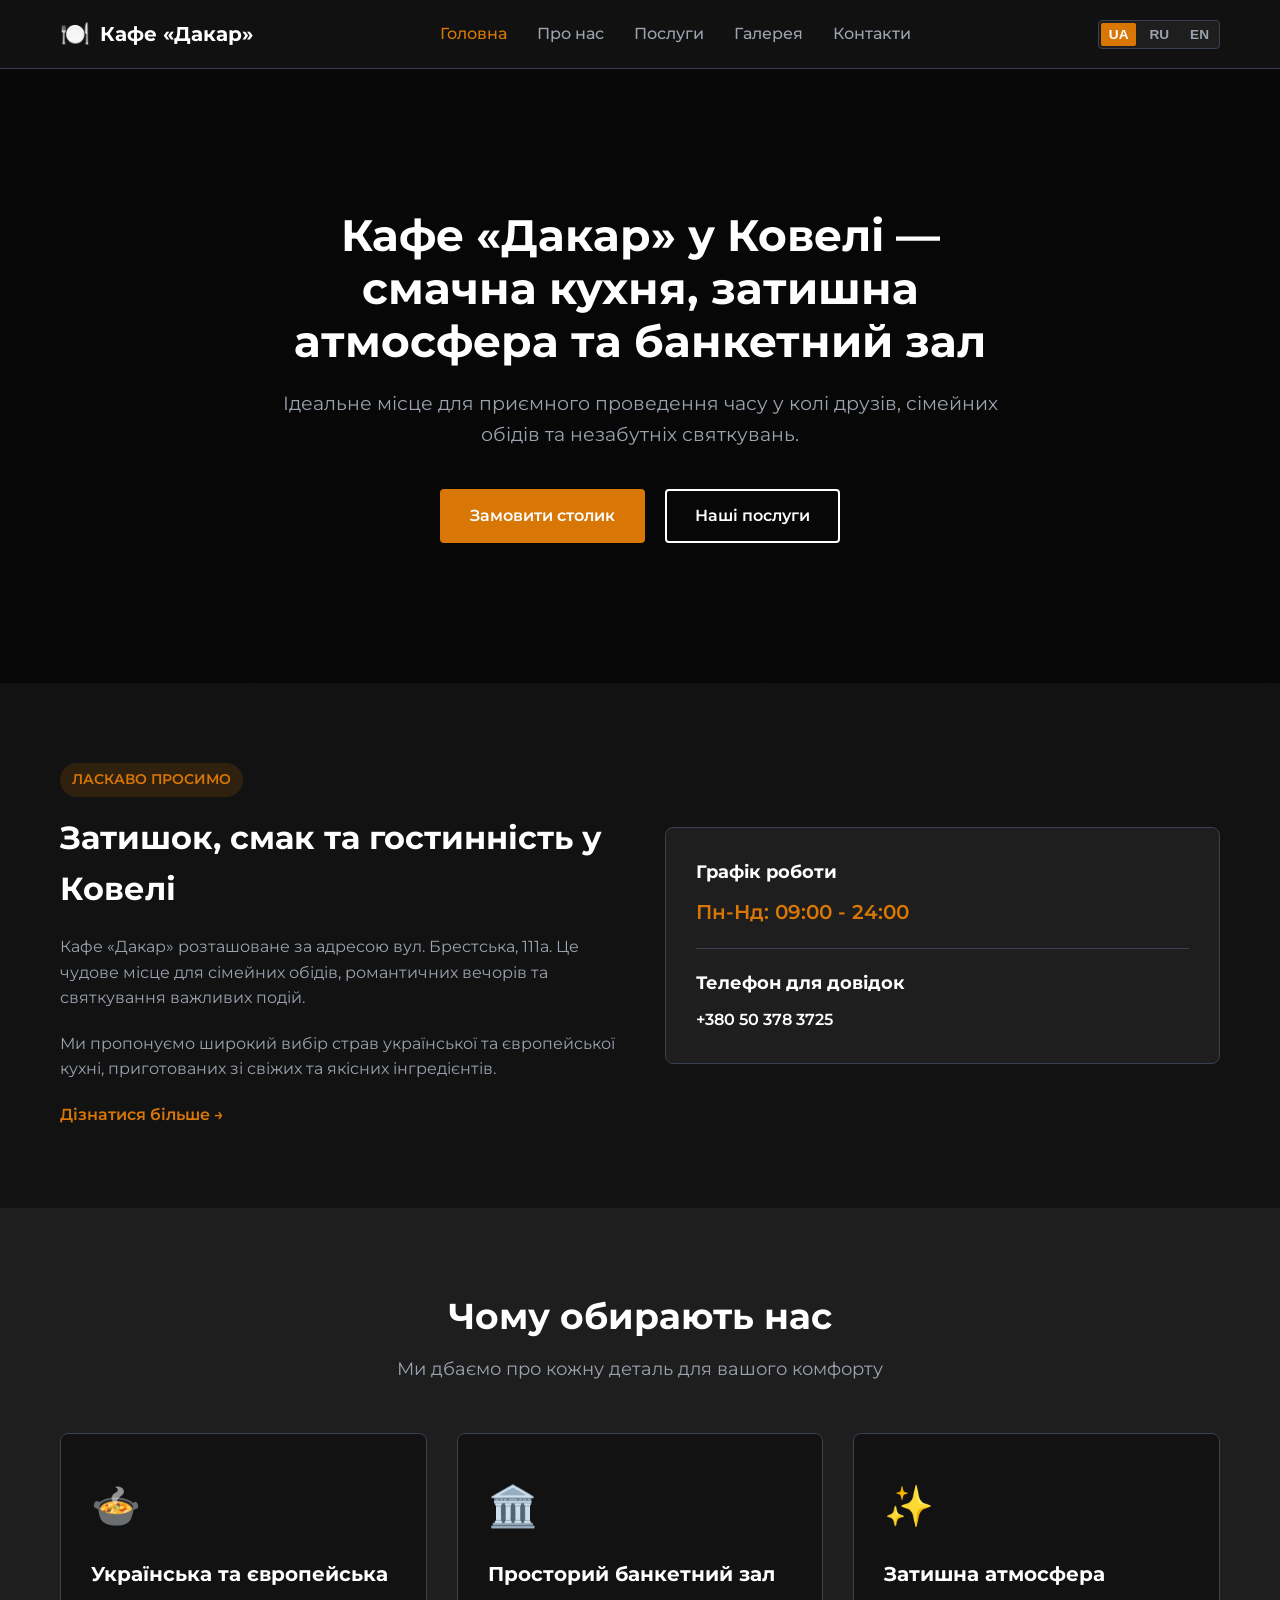
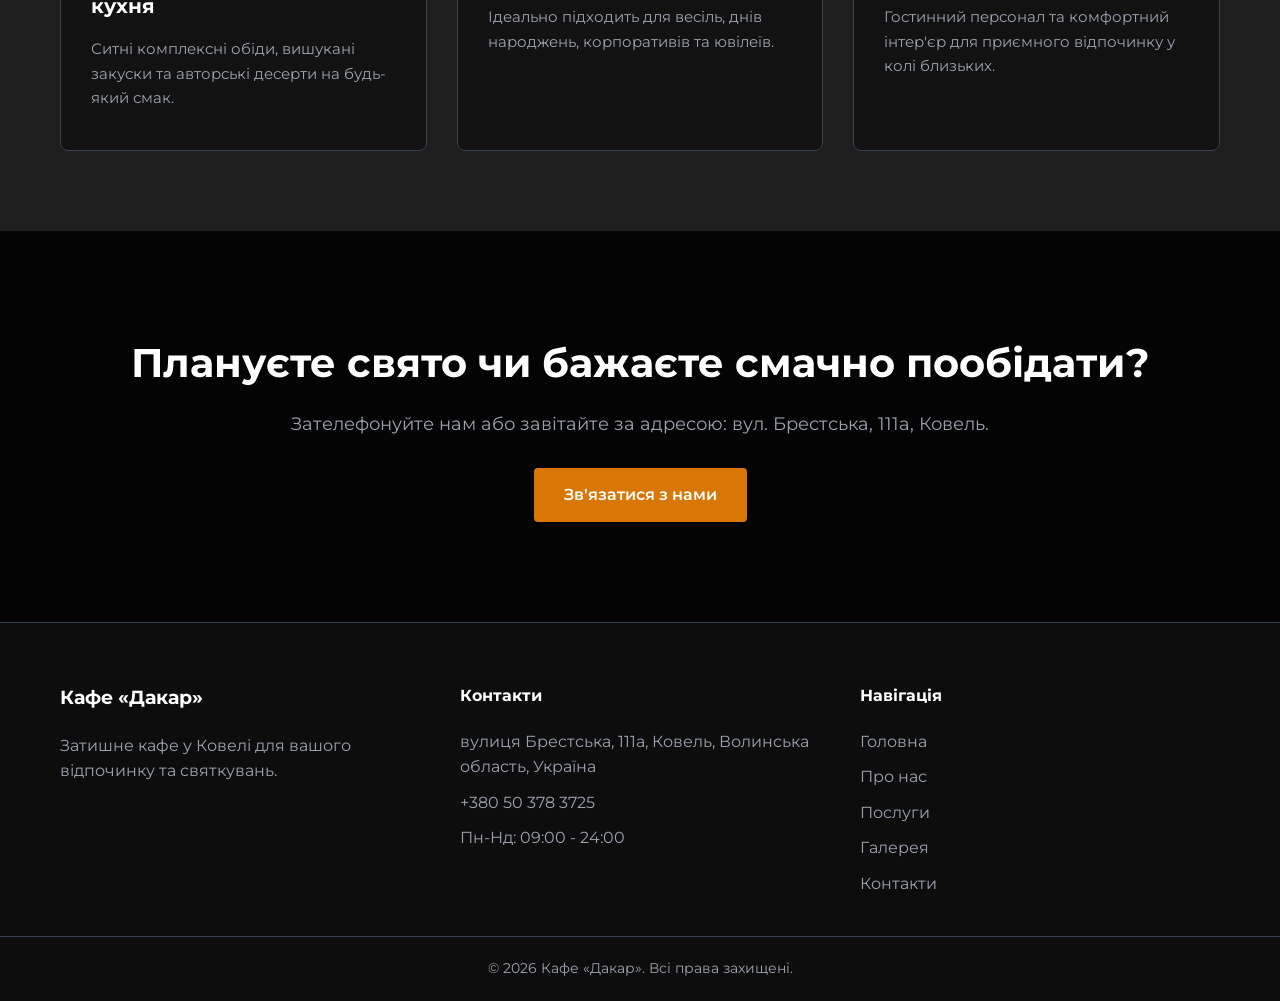
<file: index.html>
<!DOCTYPE html>
<html lang="uk">
<head>
    <meta charset="UTF-8">
    <meta name="viewport" content="width=device-width, initial-scale=1.0">
    <title>Кафе «Дакар» у Ковелі — смачна кухня та затишна атмосфера</title>
    <meta name="description" content="Кафе «Дакар» у Ковелі: українська та європейська кухня, банкетний зал для свят, затишна атмосфера та високий рівень обслуговування.">
    <link rel="preconnect" href="https://fonts.googleapis.com">
    <link rel="preconnect" href="https://fonts.gstatic.com" crossorigin>
    <link href="https://fonts.googleapis.com/css2?family=Montserrat:wght@300;400;500;600;700&display=swap" rel="stylesheet">
    <link rel="stylesheet" href="assets/style.css">
</head>
<body>
    <header class="site-header">
        <div class="container nav-container">
            <a href="index.html" class="logo">
                <span class="logo-icon">🍽️</span>
                <span class="logo-text" data-i18n="brand_name">Кафе «Дакар»</span>
            </a>
            <nav class="main-nav">
                <ul>
                    <li><a href="index.html" class="active" data-i18n="nav_home">Головна</a></li>
                    <li><a href="about.html" data-i18n="nav_about">Про нас</a></li>
                    <li><a href="services.html" data-i18n="nav_services">Послуги</a></li>
                    <li><a href="gallery.html" data-i18n="nav_gallery">Галерея</a></li>
                    <li><a href="contacts.html" data-i18n="nav_contacts">Контакти</a></li>
                </ul>
            </nav>
            <div class="header-actions">
                <div class="lang-switcher">
                    <button class="lang-btn active" data-lang="uk">UA</button>
                    <button class="lang-btn" data-lang="ru">RU</button>
                    <button class="lang-btn" data-lang="en">EN</button>
                </div>
                <button class="mobile-menu-toggle" aria-label="Toggle menu">
                    <span></span><span></span><span></span>
                </button>
            </div>
        </div>
    </header>

    <main>
        <section class="hero">
            <div class="hero-overlay"></div>
            <div class="container hero-content">
                <h1 data-i18n="hero_title">Кафе «Дакар» у Ковелі — смачна кухня, затишна атмосфера та банкетний зал</h1>
                <p data-i18n="hero_subtitle">Ідеальне місце для приємного проведення часу у колі друзів, сімейних обідів та незабутніх святкувань.</p>
                <div class="hero-buttons">
                    <a href="contacts.html" class="btn btn-primary" data-i18n="btn_book">Замовити столик</a>
                    <a href="services.html" class="btn btn-outline" data-i18n="btn_menu">Наші послуги</a>
                </div>
            </div>
        </section>

        <section class="section about-preview">
            <div class="container grid-2">
                <div class="about-preview-text">
                    <span class="section-badge" data-i18n="badge_welcome">Ласкаво просимо</span>
                    <h2 data-i18n="about_prev_title">Затишок, смак та гостинність у Ковелі</h2>
                    <p data-i18n="about_prev_p1">Кафе «Дакар» розташоване за адресою вул. Брестська, 111а. Це чудове місце для сімейних обідів, романтичних вечорів та святкування важливих подій.</p>
                    <p data-i18n="about_prev_p2">Ми пропонуємо широкий вибір страв української та європейської кухні, приготованих зі свіжих та якісних інгредієнтів.</p>
                    <a href="about.html" class="btn btn-text" data-i18n="read_more">Дізнатися більше &rarr;</a>
                </div>
                <div class="about-preview-card">
                    <div class="info-card">
                        <h3 data-i18n="hours_title">Графік роботи</h3>
                        <p class="highlight-text" data-i18n="hours_val">Пн-Нд: 09:00 - 24:00</p>
                        <hr>
                        <h3 data-i18n="phone_title">Телефон для довідок</h3>
                        <p><a href="tel:+380503783725" class="phone-link">+380 50 378 3725</a></p>
                    </div>
                </div>
            </div>
        </section>

        <section class="section features-section">
            <div class="container">
                <div class="section-header text-center">
                    <h2 data-i18n="features_title">Чому обирають нас</h2>
                    <p data-i18n="features_subtitle">Ми дбаємо про кожну деталь для вашого комфорту</p>
                </div>
                <div class="grid-3">
                    <div class="feature-box">
                        <div class="feature-icon">🍲</div>
                        <h3 data-i18n="feat_1_title">Українська та європейська кухня</h3>
                        <p data-i18n="feat_1_desc">Ситні комплексні обіди, вишукані закуски та авторські десерти на будь-який смак.</p>
                    </div>
                    <div class="feature-box">
                        <div class="feature-icon">🏛️</div>
                        <h3 data-i18n="feat_2_title">Просторий банкетний зал</h3>
                        <p data-i18n="feat_2_desc">Ідеально підходить для весіль, днів народжень, корпоративів та ювілеїв.</p>
                    </div>
                    <div class="feature-box">
                        <div class="feature-icon">✨</div>
                        <h3 data-i18n="feat_3_title">Затишна атмосфера</h3>
                        <p data-i18n="feat_3_desc">Гостинний персонал та комфортний інтер'єр для приємного відпочинку у колі близьких.</p>
                    </div>
                </div>
            </div>
        </section>

        <section class="cta-section">
            <div class="container text-center">
                <h2 data-i18n="cta_title">Плануєте свято чи бажаєте смачно пообідати?</h2>
                <p data-i18n="cta_desc">Зателефонуйте нам або завітайте за адресою: вул. Брестська, 111а, Ковель.</p>
                <a href="contacts.html" class="btn btn-primary" data-i18n="cta_btn">Зв'язатися з нами</a>
            </div>
        </section>
    </main>

    <footer class="site-footer">
        <div class="container footer-grid">
            <div class="footer-col">
                <h3 data-i18n="brand_name">Кафе «Дакар»</h3>
                <p data-i18n="footer_desc">Затишне кафе у Ковелі для вашого відпочинку та святкувань.</p>
            </div>
            <div class="footer-col">
                <h4 data-i18n="footer_contacts">Контакти</h4>
                <p data-i18n="address_text">вулиця Брестська, 111а, Ковель, Волинська область, Україна</p>
                <p><a href="tel:+380503783725">+380 50 378 3725</a></p>
                <p data-i18n="hours_val">Пн-Нд: 09:00 - 24:00</p>
            </div>
            <div class="footer-col">
                <h4 data-i18n="footer_nav">Навігація</h4>
                <ul>
                    <li><a href="index.html" data-i18n="nav_home">Головна</a></li>
                    <li><a href="about.html" data-i18n="nav_about">Про нас</a></li>
                    <li><a href="services.html" data-i18n="nav_services">Послуги</a></li>
                    <li><a href="gallery.html" data-i18n="nav_gallery">Галерея</a></li>
                    <li><a href="contacts.html" data-i18n="nav_contacts">Контакти</a></li>
                </ul>
            </div>
        </div>
        <div class="footer-bottom text-center">
            <p>&copy; <span id="current-year"></span> Кафе «Дакар». <span data-i18n="all_rights">Всі права захищені.</span></p>
        </div>
    </footer>

    <script src="assets/script.js"></script>
</body>
</html>
</file>
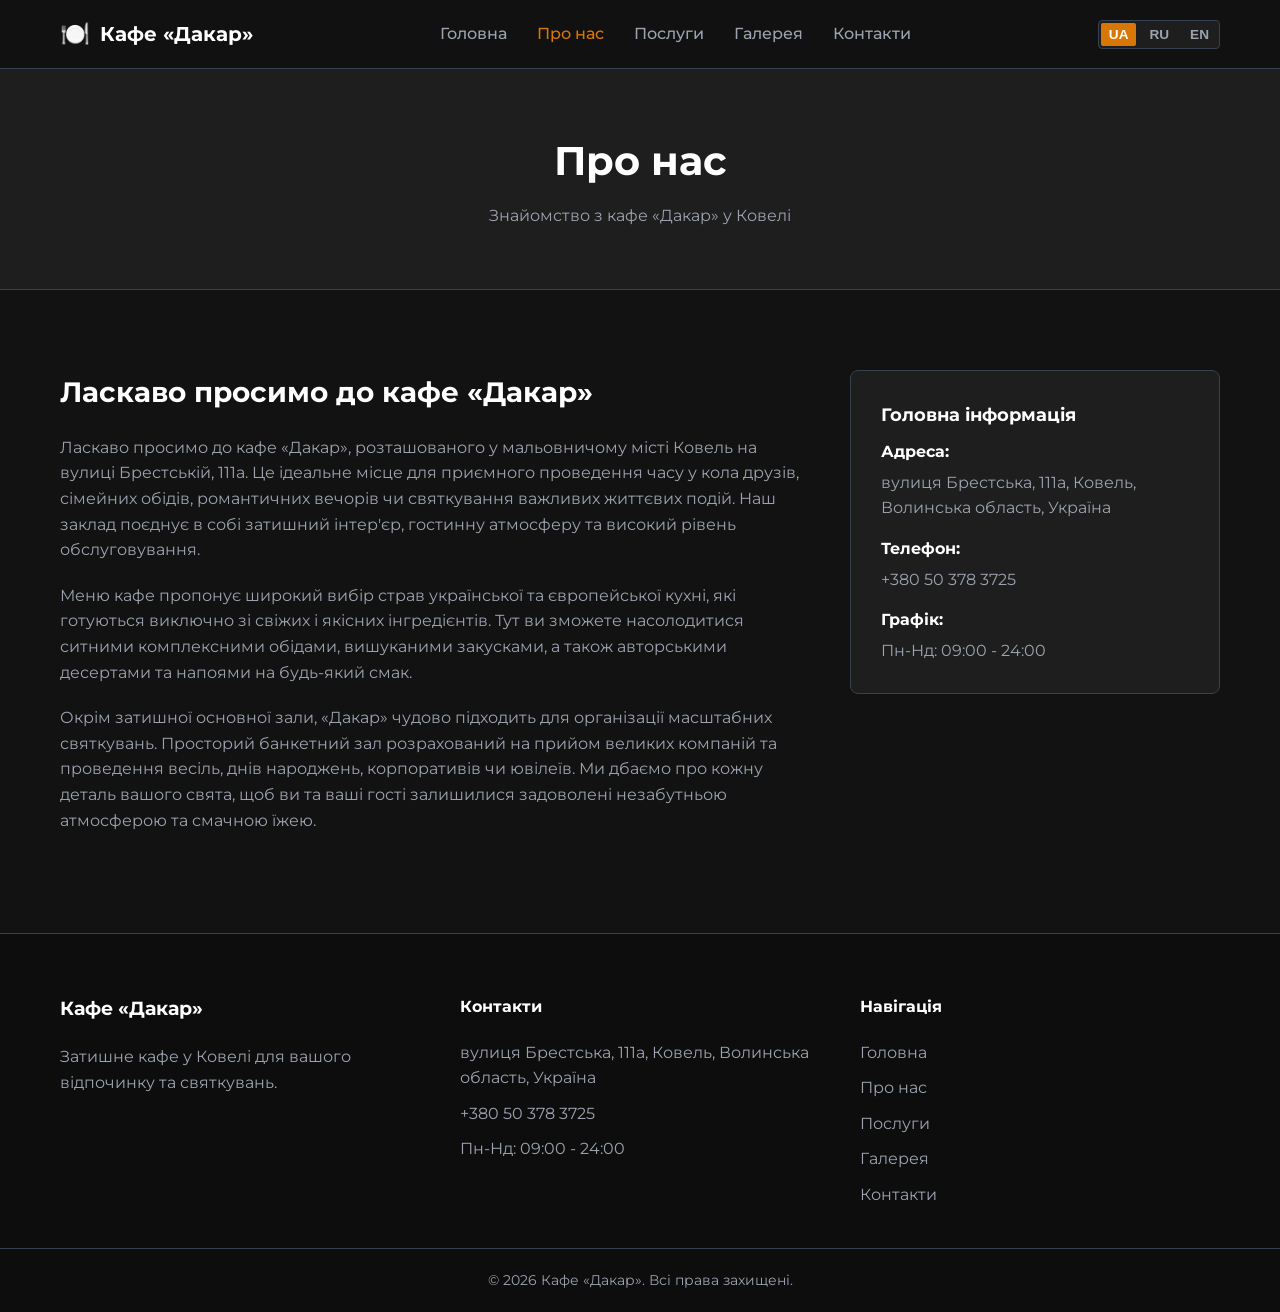
<file: about.html>
<!DOCTYPE html>
<html lang="uk">
<head>
    <meta charset="UTF-8">
    <meta name="viewport" content="width=device-width, initial-scale=1.0">
    <title>Про нас — Кафе «Дакар» Ковель</title>
    <meta name="description" content="Дізнайтеся більше про кафе «Дакар» у Ковелі: історія, атмосфера, українська та європейська кухня, банкетний зал.">
    <link rel="preconnect" href="https://fonts.googleapis.com">
    <link rel="preconnect" href="https://fonts.gstatic.com" crossorigin>
    <link href="https://fonts.googleapis.com/css2?family=Montserrat:wght@300;400;500;600;700&display=swap" rel="stylesheet">
    <link rel="stylesheet" href="assets/style.css">
</head>
<body>
    <header class="site-header">
        <div class="container nav-container">
            <a href="index.html" class="logo">
                <span class="logo-icon">🍽️</span>
                <span class="logo-text" data-i18n="brand_name">Кафе «Дакар»</span>
            </a>
            <nav class="main-nav">
                <ul>
                    <li><a href="index.html" data-i18n="nav_home">Головна</a></li>
                    <li><a href="about.html" class="active" data-i18n="nav_about">Про нас</a></li>
                    <li><a href="services.html" data-i18n="nav_services">Послуги</a></li>
                    <li><a href="gallery.html" data-i18n="nav_gallery">Галерея</a></li>
                    <li><a href="contacts.html" data-i18n="nav_contacts">Контакти</a></li>
                </ul>
            </nav>
            <div class="header-actions">
                <div class="lang-switcher">
                    <button class="lang-btn active" data-lang="uk">UA</button>
                    <button class="lang-btn" data-lang="ru">RU</button>
                    <button class="lang-btn" data-lang="en">EN</button>
                </div>
                <button class="mobile-menu-toggle" aria-label="Toggle menu">
                    <span></span><span></span><span></span>
                </button>
            </div>
        </div>
    </header>

    <main>
        <section class="page-header">
            <div class="container">
                <h1 data-i18n="nav_about">Про нас</h1>
                <p data-i18n="about_page_subtitle">Знайомство з кафе «Дакар» у Ковелі</p>
            </div>
        </section>

        <section class="section about-content-section">
            <div class="container">
                <div class="about-grid">
                    <div class="about-text-content">
                        <h2 data-i18n="about_heading">Ласкаво просимо до кафе «Дакар»</h2>
                        <p data-i18n="about_p1">Ласкаво просимо до кафе «Дакар», розташованого у мальовничому місті Ковель на вулиці Брестській, 111а. Це ідеальне місце для приємного проведення часу у кола друзів, сімейних обідів, романтичних вечорів чи святкування важливих життєвих подій. Наш заклад поєднує в собі затишний інтер'єр, гостинну атмосферу та високий рівень обслуговування.</p>
                        <p data-i18n="about_p2">Меню кафе пропонує широкий вибір страв української та європейської кухні, які готуються виключно зі свіжих і якісних інгредієнтів. Тут ви зможете насолодитися ситними комплексними обідами, вишуканими закусками, а також авторськими десертами та напоями на будь-який смак.</p>
                        <p data-i18n="about_p3">Окрім затишної основної зали, «Дакар» чудово підходить для організації масштабних святкувань. Просторий банкетний зал розрахований на прийом великих компаній та проведення весіль, днів народжень, корпоративів чи ювілеїв. Ми дбаємо про кожну деталь вашого свята, щоб ви та ваші гості залишилися задоволені незабутньою атмосферою та смачною їжею.</p>
                    </div>
                    <div class="about-sidebar">
                        <div class="info-card">
                            <h3 data-i18n="quick_info">Головна інформація</h3>
                            <ul class="info-list">
                                <li>
                                    <strong data-i18n="addr_label">Адреса:</strong>
                                    <span data-i18n="address_text">вулиця Брестська, 111а, Ковель, Волинська область, Україна</span>
                                </li>
                                <li>
                                    <strong data-i18n="phone_label">Телефон:</strong>
                                    <span><a href="tel:+380503783725">+380 50 378 3725</a></span>
                                </li>
                                <li>
                                    <strong data-i18n="hours_label">Графік:</strong>
                                    <span data-i18n="hours_val">Пн-Нд: 09:00 - 24:00</span>
                                </li>
                            </ul>
                        </div>
                    </div>
                </div>
            </div>
        </section>
    </main>

    <footer class="site-footer">
        <div class="container footer-grid">
            <div class="footer-col">
                <h3 data-i18n="brand_name">Кафе «Дакар»</h3>
                <p data-i18n="footer_desc">Затишне кафе у Ковелі для вашого відпочинку та святкувань.</p>
            </div>
            <div class="footer-col">
                <h4 data-i18n="footer_contacts">Контакти</h4>
                <p data-i18n="address_text">вулиця Брестська, 111а, Ковель, Волинська область, Україна</p>
                <p><a href="tel:+380503783725">+380 50 378 3725</a></p>
                <p data-i18n="hours_val">Пн-Нд: 09:00 - 24:00</p>
            </div>
            <div class="footer-col">
                <h4 data-i18n="footer_nav">Навігація</h4>
                <ul>
                    <li><a href="index.html" data-i18n="nav_home">Головна</a></li>
                    <li><a href="about.html" data-i18n="nav_about">Про нас</a></li>
                    <li><a href="services.html" data-i18n="nav_services">Послуги</a></li>
                    <li><a href="gallery.html" data-i18n="nav_gallery">Галерея</a></li>
                    <li><a href="contacts.html" data-i18n="nav_contacts">Контакти</a></li>
                </ul>
            </div>
        </div>
        <div class="footer-bottom text-center">
            <p>&copy; <span id="current-year"></span> Кафе «Дакар». <span data-i18n="all_rights">Всі права захищені.</span></p>
        </div>
    </footer>

    <script src="assets/script.js"></script>
</body>
</html>
</file>
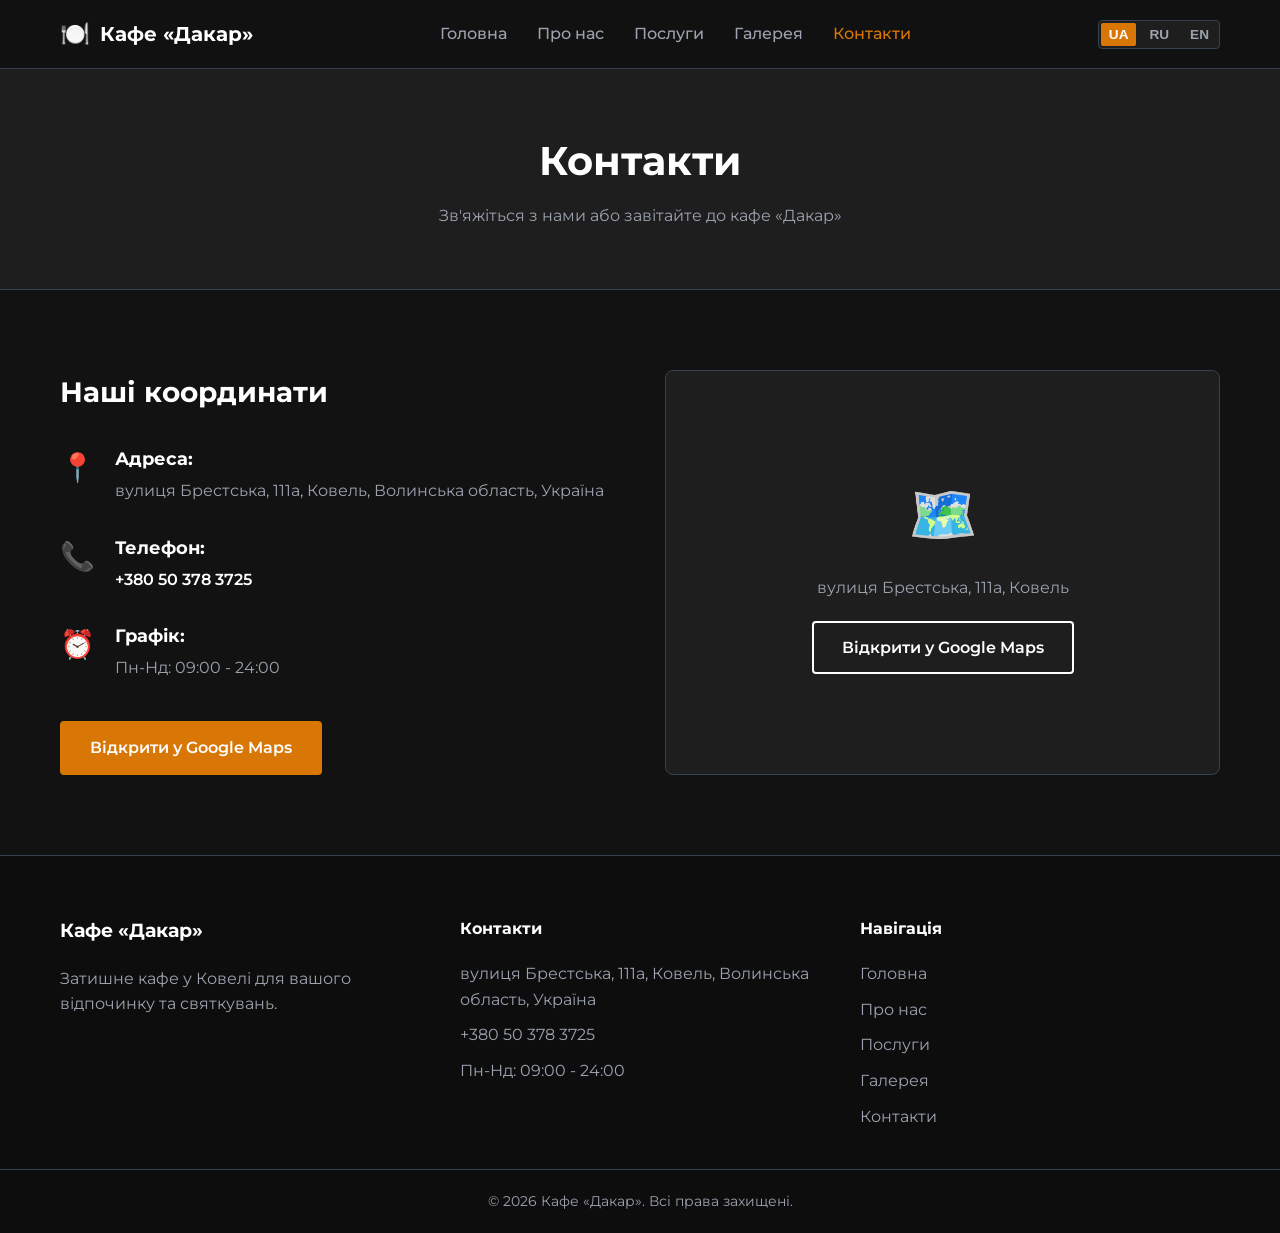
<file: contacts.html>
<!DOCTYPE html>
<html lang="uk">
<head>
    <meta charset="UTF-8">
    <meta name="viewport" content="width=device-width, initial-scale=1.0">
    <title>Контакти — Кафе «Дакар» Ковель</title>
    <meta name="description" content="Контакти кафе «Дакар» у Ковелі: адреса вул. Брестська, 111а, телефон, графік роботи.">
    <link rel="preconnect" href="https://fonts.googleapis.com">
    <link rel="preconnect" href="https://fonts.gstatic.com" crossorigin>
    <link href="https://fonts.googleapis.com/css2?family=Montserrat:wght@300;400;500;600;700&display=swap" rel="stylesheet">
    <link rel="stylesheet" href="assets/style.css">
</head>
<body>
    <header class="site-header">
        <div class="container nav-container">
            <a href="index.html" class="logo">
                <span class="logo-icon">🍽️</span>
                <span class="logo-text" data-i18n="brand_name">Кафе «Дакар»</span>
            </a>
            <nav class="main-nav">
                <ul>
                    <li><a href="index.html" data-i18n="nav_home">Головна</a></li>
                    <li><a href="about.html" data-i18n="nav_about">Про нас</a></li>
                    <li><a href="services.html" data-i18n="nav_services">Послуги</a></li>
                    <li><a href="gallery.html" data-i18n="nav_gallery">Галерея</a></li>
                    <li><a href="contacts.html" class="active" data-i18n="nav_contacts">Контакти</a></li>
                </ul>
            </nav>
            <div class="header-actions">
                <div class="lang-switcher">
                    <button class="lang-btn active" data-lang="uk">UA</button>
                    <button class="lang-btn" data-lang="ru">RU</button>
                    <button class="lang-btn" data-lang="en">EN</button>
                </div>
                <button class="mobile-menu-toggle" aria-label="Toggle menu">
                    <span></span><span></span><span></span>
                </button>
            </div>
        </div>
    </header>

    <main>
        <section class="page-header">
            <div class="container">
                <h1 data-i18n="nav_contacts">Контакти</h1>
                <p data-i18n="contacts_page_subtitle">Зв'яжіться з нами або завітайте до кафе «Дакар»</p>
            </div>
        </section>

        <section class="section contacts-section">
            <div class="container">
                <div class="contacts-grid">
                    <div class="contacts-info">
                        <h2 data-i18n="contacts_heading">Наші координати</h2>
                        <div class="contact-item">
                            <div class="contact-icon">📍</div>
                            <div>
                                <h3 data-i18n="addr_label">Адреса:</h3>
                                <p data-i18n="address_text">вулиця Брестська, 111а, Ковель, Волинська область, Україна, 45000</p>
                            </div>
                        </div>
                        <div class="contact-item">
                            <div class="contact-icon">📞</div>
                            <div>
                                <h3 data-i18n="phone_label">Телефон:</h3>
                                <p><a href="tel:+380503783725" class="phone-link">+380 50 378 3725</a></p>
                            </div>
                        </div>
                        <div class="contact-item">
                            <div class="contact-icon">⏰</div>
                            <div>
                                <h3 data-i18n="hours_label">Графік роботи:</h3>
                                <p data-i18n="hours_val">Пн-Нд: 09:00 - 24:00</p>
                            </div>
                        </div>
                        <div class="contact-map-btn">
                            <a href="https://www.google.com/maps/search/?api=1&query=Кафе+Дакар+Ковель+Брестська" target="_blank" rel="noopener noreferrer" class="btn btn-primary" data-i18n="btn_map">Відкрити у Google Maps</a>
                        </div>
                    </div>
                    <div class="contacts-map-container">
                        <div class="map-placeholder">
                            <span class="map-icon">🗺️</span>
                            <p data-i18n="map_placeholder">вулиця Брестська, 111а, Ковель</p>
                            <a href="https://www.google.com/maps/search/?api=1&query=Кафе+Дакар+Ковель+Брестська" target="_blank" rel="noopener noreferrer" class="btn btn-outline" data-i18n="btn_map">Дивитися на мапі</a>
                        </div>
                    </div>
                </div>
            </div>
        </section>
    </main>

    <footer class="site-footer">
        <div class="container footer-grid">
            <div class="footer-col">
                <h3 data-i18n="brand_name">Кафе «Дакар»</h3>
                <p data-i18n="footer_desc">Затишне кафе у Ковелі для вашого відпочинку та святкувань.</p>
            </div>
            <div class="footer-col">
                <h4 data-i18n="footer_contacts">Контакти</h4>
                <p data-i18n="address_text">вулиця Брестська, 111а, Ковель, Волинська область, Україна</p>
                <p><a href="tel:+380503783725">+380 50 378 3725</a></p>
                <p data-i18n="hours_val">Пн-Нд: 09:00 - 24:00</p>
            </div>
            <div class="footer-col">
                <h4 data-i18n="footer_nav">Навігація</h4>
                <ul>
                    <li><a href="index.html" data-i18n="nav_home">Головна</a></li>
                    <li><a href="about.html" data-i18n="nav_about">Про нас</a></li>
                    <li><a href="services.html" data-i18n="nav_services">Послуги</a></li>
                    <li><a href="gallery.html" data-i18n="nav_gallery">Галерея</a></li>
                    <li><a href="contacts.html" data-i18n="nav_contacts">Контакти</a></li>
                </ul>
            </div>
        </div>
        <div class="footer-bottom text-center">
            <p>&copy; <span id="current-year"></span> Кафе «Дакар». <span data-i18n="all_rights">Всі права захищені.</span></p>
        </div>
    </footer>

    <script src="assets/script.js"></script>
</body>
</html>
</file>
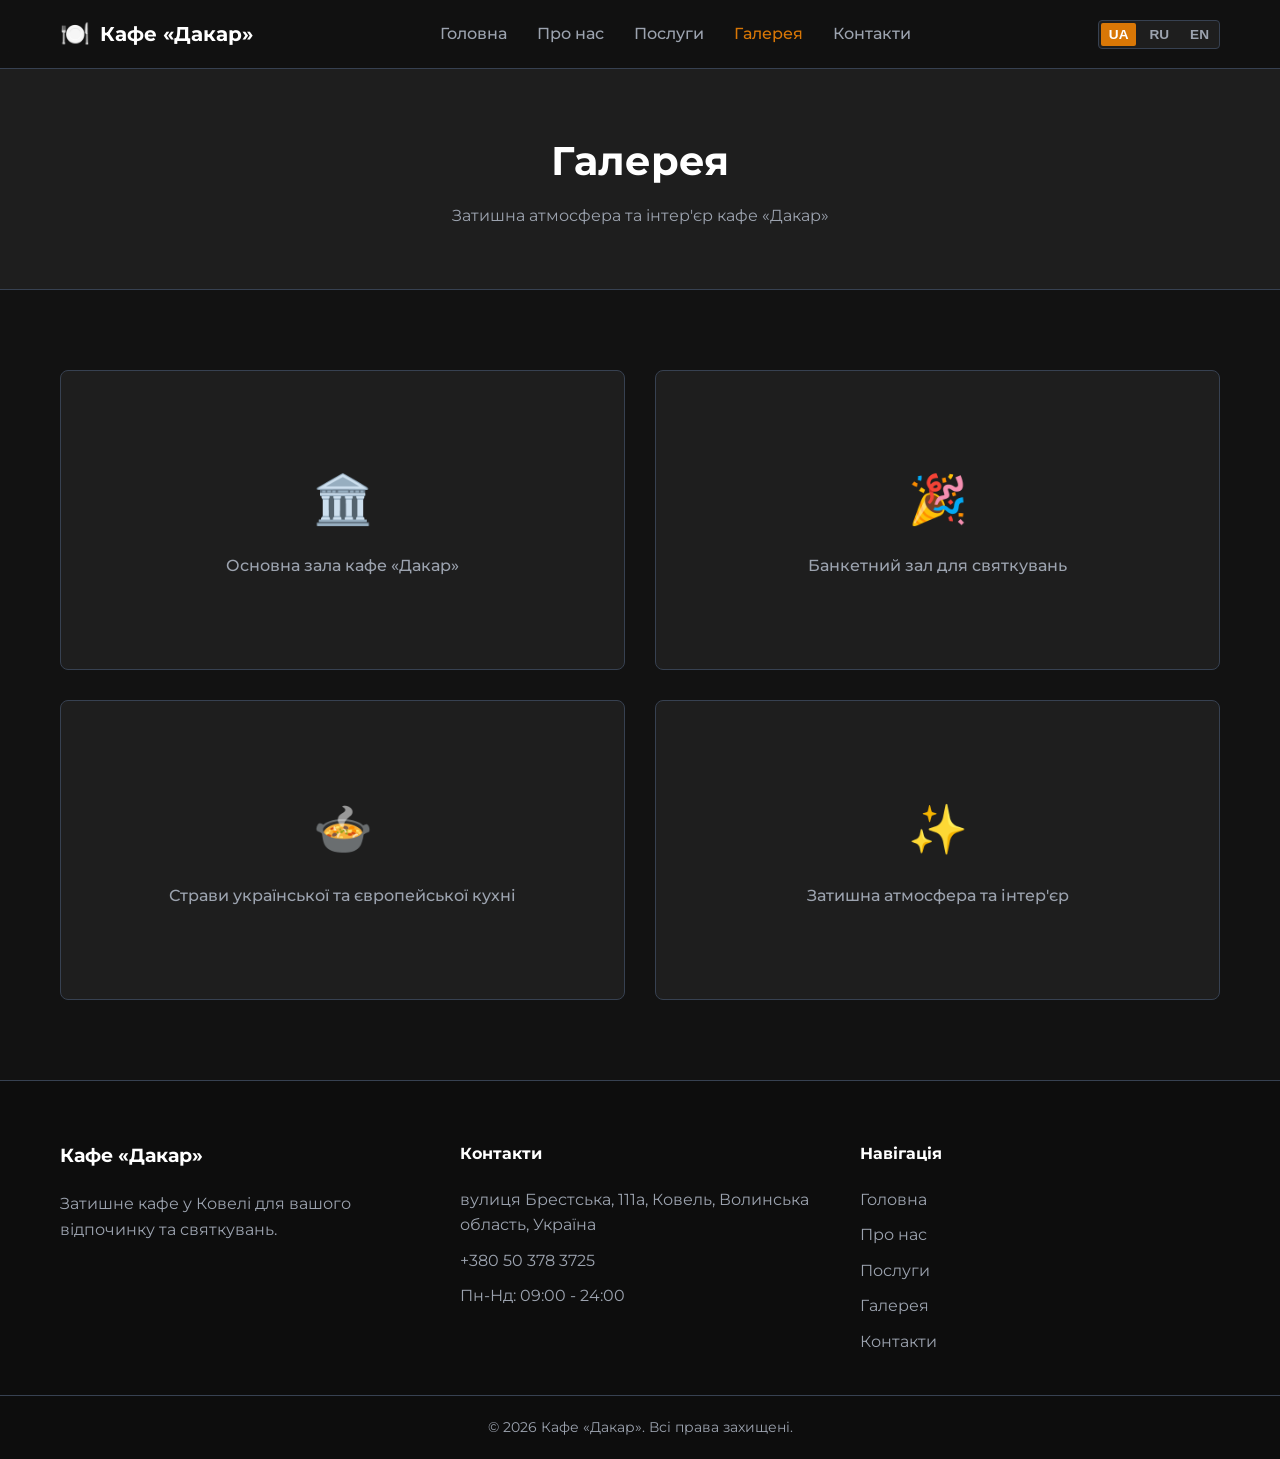
<file: gallery.html>
<!DOCTYPE html>
<html lang="uk">
<head>
    <meta charset="UTF-8">
    <meta name="viewport" content="width=device-width, initial-scale=1.0">
    <title>Фотогалерея — Кафе «Дакар» Ковель</title>
    <meta name="description" content="Фотографії інтер'єру та атмосфери кафе «Дакар» у Ковелі.">
    <link rel="preconnect" href="https://fonts.googleapis.com">
    <link rel="preconnect" href="https://fonts.gstatic.com" crossorigin>
    <link href="https://fonts.googleapis.com/css2?family=Montserrat:wght@300;400;500;600;700&display=swap" rel="stylesheet">
    <link rel="stylesheet" href="assets/style.css">
</head>
<body>
    <header class="site-header">
        <div class="container nav-container">
            <a href="index.html" class="logo">
                <span class="logo-icon">🍽️</span>
                <span class="logo-text" data-i18n="brand_name">Кафе «Дакар»</span>
            </a>
            <nav class="main-nav">
                <ul>
                    <li><a href="index.html" data-i18n="nav_home">Головна</a></li>
                    <li><a href="about.html" data-i18n="nav_about">Про нас</a></li>
                    <li><a href="services.html" data-i18n="nav_services">Послуги</a></li>
                    <li><a href="gallery.html" class="active" data-i18n="nav_gallery">Галерея</a></li>
                    <li><a href="contacts.html" data-i18n="nav_contacts">Контакти</a></li>
                </ul>
            </nav>
            <div class="header-actions">
                <div class="lang-switcher">
                    <button class="lang-btn active" data-lang="uk">UA</button>
                    <button class="lang-btn" data-lang="ru">RU</button>
                    <button class="lang-btn" data-lang="en">EN</button>
                </div>
                <button class="mobile-menu-toggle" aria-label="Toggle menu">
                    <span></span><span></span><span></span>
                </button>
            </div>
        </div>
    </header>

    <main>
        <section class="page-header">
            <div class="container">
                <h1 data-i18n="nav_gallery">Фотогалерея</h1>
                <p data-i18n="gallery_page_subtitle">Затишна атмосфера та інтер'єр кафе «Дакар»</p>
            </div>
        </section>

        <section class="section gallery-section">
            <div class="container">
                <div class="gallery-grid">
                    <div class="gallery-item">
                        <div class="gallery-placeholder">
                            <span class="gallery-icon">🏛️</span>
                            <p data-i18n="gallery_item_1">Основна зала кафе «Дакар»</p>
                        </div>
                    </div>
                    <div class="gallery-item">
                        <div class="gallery-placeholder">
                            <span class="gallery-icon">🎉</span>
                            <p data-i18n="gallery_item_2">Банкетний зал для святкувань</p>
                        </div>
                    </div>
                    <div class="gallery-item">
                        <div class="gallery-placeholder">
                            <span class="gallery-icon">🍲</span>
                            <p data-i18n="gallery_item_3">Страви української та європейської кухні</p>
                        </div>
                    </div>
                    <div class="gallery-item">
                        <div class="gallery-placeholder">
                            <span class="gallery-icon">✨</span>
                            <p data-i18n="gallery_item_4">Затишна атмосфера та інтер'єр</p>
                        </div>
                    </div>
                </div>
            </div>
        </section>
    </main>

    <footer class="site-footer">
        <div class="container footer-grid">
            <div class="footer-col">
                <h3 data-i18n="brand_name">Кафе «Дакар»</h3>
                <p data-i18n="footer_desc">Затишне кафе у Ковелі для вашого відпочинку та святкувань.</p>
            </div>
            <div class="footer-col">
                <h4 data-i18n="footer_contacts">Контакти</h4>
                <p data-i18n="address_text">вулиця Брестська, 111а, Ковель, Волинська область, Україна</p>
                <p><a href="tel:+380503783725">+380 50 378 3725</a></p>
                <p data-i18n="hours_val">Пн-Нд: 09:00 - 24:00</p>
            </div>
            <div class="footer-col">
                <h4 data-i18n="footer_nav">Навігація</h4>
                <ul>
                    <li><a href="index.html" data-i18n="nav_home">Головна</a></li>
                    <li><a href="about.html" data-i18n="nav_about">Про нас</a></li>
                    <li><a href="services.html" data-i18n="nav_services">Послуги</a></li>
                    <li><a href="gallery.html" data-i18n="nav_gallery">Галерея</a></li>
                    <li><a href="contacts.html" data-i18n="nav_contacts">Контакти</a></li>
                </ul>
            </div>
        </div>
        <div class="footer-bottom text-center">
            <p>&copy; <span id="current-year"></span> Кафе «Дакар». <span data-i18n="all_rights">Всі права захищені.</span></p>
        </div>
    </footer>

    <script src="assets/script.js"></script>
</body>
</html>
</file>
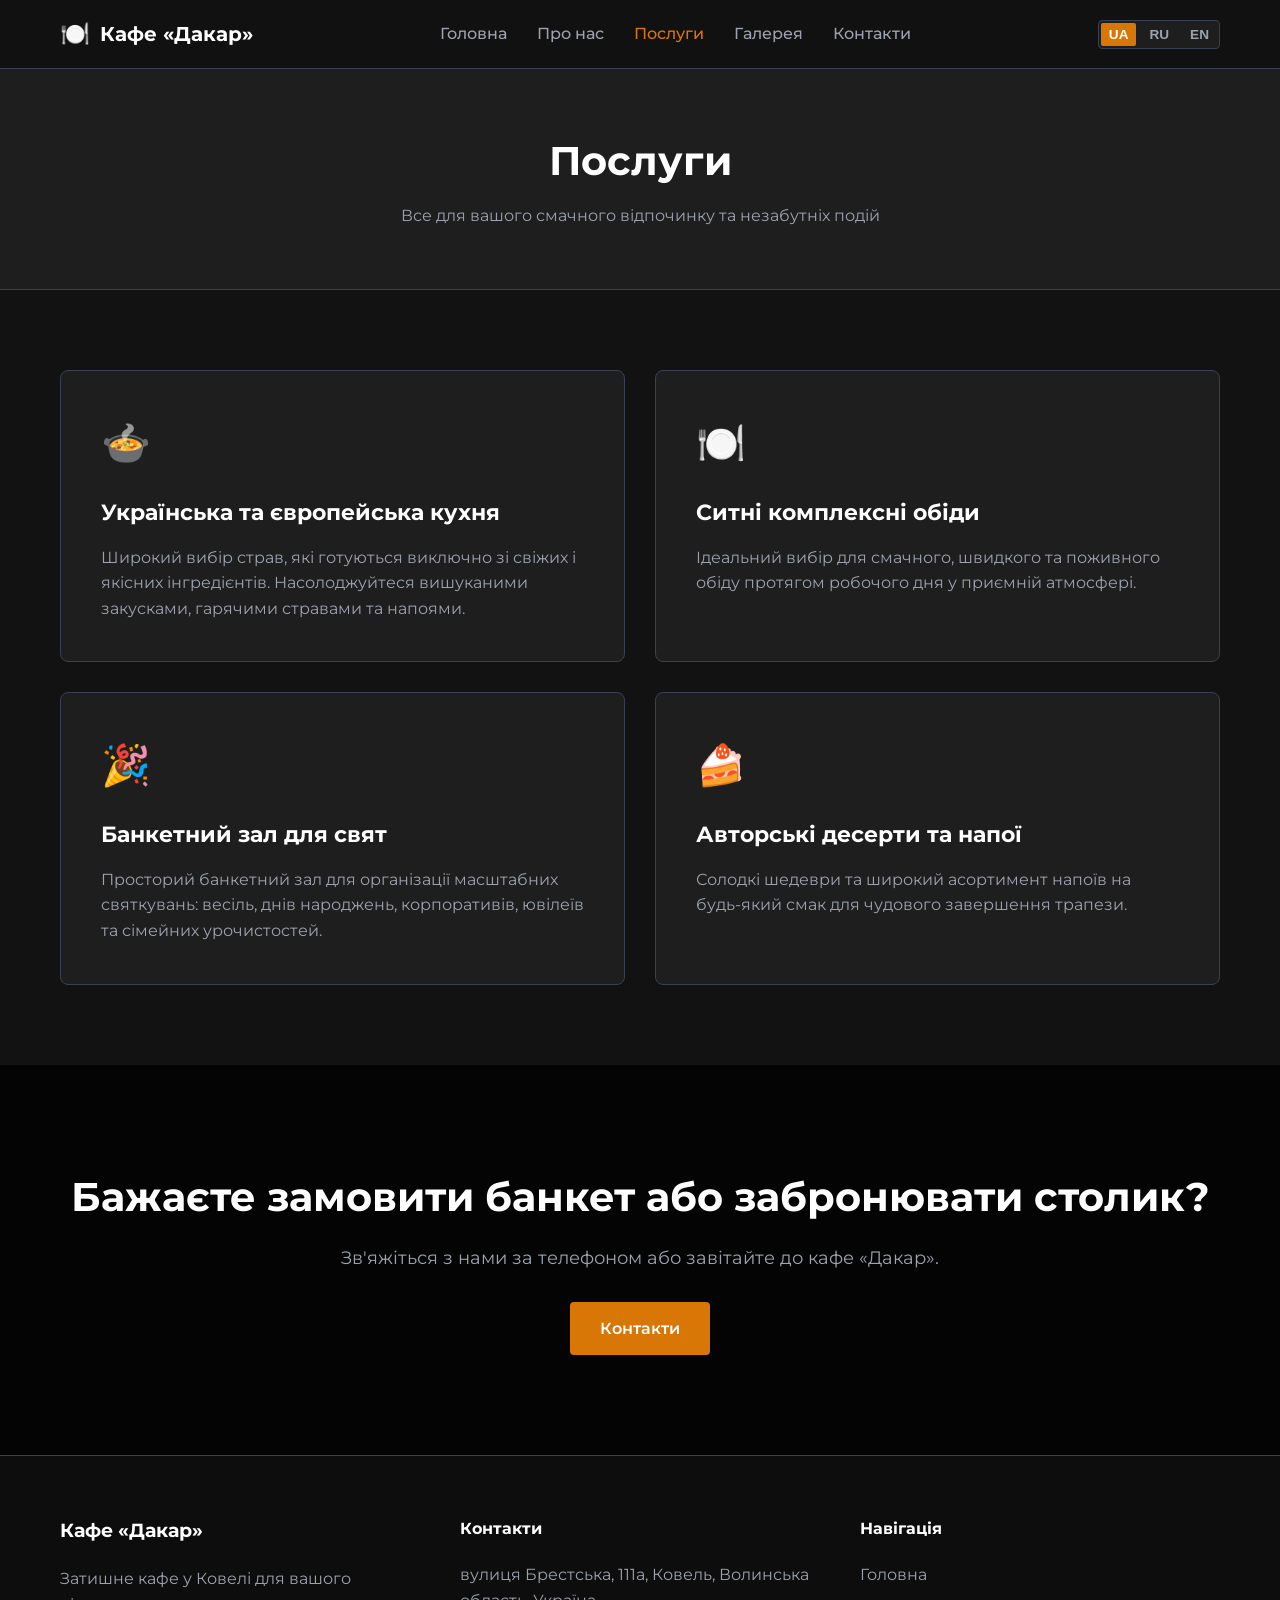
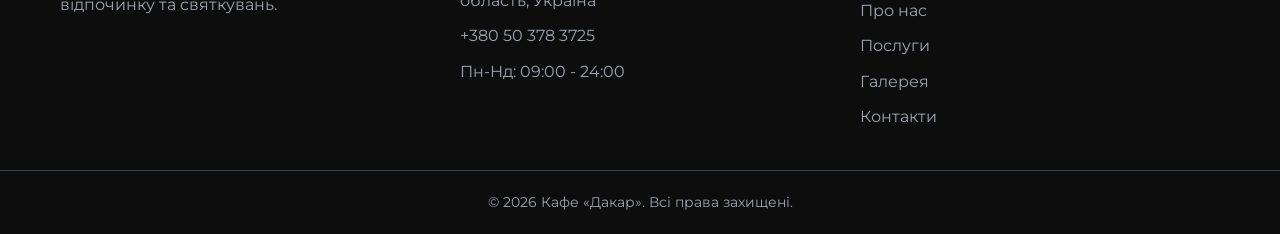
<file: services.html>
<!DOCTYPE html>
<html lang="uk">
<head>
    <meta charset="UTF-8">
    <meta name="viewport" content="width=device-width, initial-scale=1.0">
    <title>Послуги та меню — Кафе «Дакар» Ковель</title>
    <meta name="description" content="Послуги кафе «Дакар» у Ковелі: українська та європейська кухня, банкетний зал для святкувань, комплексні обіди.">
    <link rel="preconnect" href="https://fonts.googleapis.com">
    <link rel="preconnect" href="https://fonts.gstatic.com" crossorigin>
    <link href="https://fonts.googleapis.com/css2?family=Montserrat:wght@300;400;500;600;700&display=swap" rel="stylesheet">
    <link rel="stylesheet" href="assets/style.css">
</head>
<body>
    <header class="site-header">
        <div class="container nav-container">
            <a href="index.html" class="logo">
                <span class="logo-icon">🍽️</span>
                <span class="logo-text" data-i18n="brand_name">Кафе «Дакар»</span>
            </a>
            <nav class="main-nav">
                <ul>
                    <li><a href="index.html" data-i18n="nav_home">Головна</a></li>
                    <li><a href="about.html" data-i18n="nav_about">Про нас</a></li>
                    <li><a href="services.html" class="active" data-i18n="nav_services">Послуги</a></li>
                    <li><a href="gallery.html" data-i18n="nav_gallery">Галерея</a></li>
                    <li><a href="contacts.html" data-i18n="nav_contacts">Контакти</a></li>
                </ul>
            </nav>
            <div class="header-actions">
                <div class="lang-switcher">
                    <button class="lang-btn active" data-lang="uk">UA</button>
                    <button class="lang-btn" data-lang="ru">RU</button>
                    <button class="lang-btn" data-lang="en">EN</button>
                </div>
                <button class="mobile-menu-toggle" aria-label="Toggle menu">
                    <span></span><span></span><span></span>
                </button>
            </div>
        </div>
    </header>

    <main>
        <section class="page-header">
            <div class="container">
                <h1 data-i18n="nav_services">Наші послуги</h1>
                <p data-i18n="services_page_subtitle">Все для вашого смачного відпочинку та незабутніх подій</p>
            </div>
        </section>

        <section class="section services-section">
            <div class="container">
                <div class="services-grid">
                    <div class="service-card">
                        <div class="service-icon">🍲</div>
                        <h3 data-i18n="srv_1_title">Українська та європейська кухня</h3>
                        <p data-i18n="srv_1_desc">Широкий вибір страв, які готуються виключно зі свіжих і якісних інгредієнтів. Насолоджуйтеся вишуканими закусками, гарячими стравами та напоями.</p>
                    </div>
                    <div class="service-card">
                        <div class="service-icon">🍽️</div>
                        <h3 data-i18n="srv_2_title">Ситні комплексні обіди</h3>
                        <p data-i18n="srv_2_desc">Ідеальний вибір для смачного, швидкого та поживного обіду протягом робочого дня у приємній атмосфері.</p>
                    </div>
                    <div class="service-card">
                        <div class="service-icon">🎉</div>
                        <h3 data-i18n="srv_3_title">Банкетний зал для свят</h3>
                        <p data-i18n="srv_3_desc">Просторий банкетний зал для організації масштабних святкувань: весіль, днів народжень, корпоративів, ювілеїв та сімейних урочистостей.</p>
                    </div>
                    <div class="service-card">
                        <div class="service-icon">🍰</div>
                        <h3 data-i18n="srv_4_title">Авторські десерти та напої</h3>
                        <p data-i18n="srv_4_desc">Солодкі шедеври та широкий асортимент напоїв на будь-який смак для чудового завершення трапези.</p>
                    </div>
                </div>
            </div>
        </section>

        <section class="cta-section">
            <div class="container text-center">
                <h2 data-i18n="srv_cta_title">Бажаєте замовити банкет або забронювати столик?</h2>
                <p data-i18n="srv_cta_desc">Зв'яжіться з нами за телефоном або завітайте до кафе «Дакар».</p>
                <a href="contacts.html" class="btn btn-primary" data-i18n="btn_contacts">Контакти</a>
            </div>
        </section>
    </main>

    <footer class="site-footer">
        <div class="container footer-grid">
            <div class="footer-col">
                <h3 data-i18n="brand_name">Кафе «Дакар»</h3>
                <p data-i18n="footer_desc">Затишне кафе у Ковелі для вашого відпочинку та святкувань.</p>
            </div>
            <div class="footer-col">
                <h4 data-i18n="footer_contacts">Контакти</h4>
                <p data-i18n="address_text">вулиця Брестська, 111а, Ковель, Волинська область, Україна</p>
                <p><a href="tel:+380503783725">+380 50 378 3725</a></p>
                <p data-i18n="hours_val">Пн-Нд: 09:00 - 24:00</p>
            </div>
            <div class="footer-col">
                <h4 data-i18n="footer_nav">Навігація</h4>
                <ul>
                    <li><a href="index.html" data-i18n="nav_home">Головна</a></li>
                    <li><a href="about.html" data-i18n="nav_about">Про нас</a></li>
                    <li><a href="services.html" data-i18n="nav_services">Послуги</a></li>
                    <li><a href="gallery.html" data-i18n="nav_gallery">Галерея</a></li>
                    <li><a href="contacts.html" data-i18n="nav_contacts">Контакти</a></li>
                </ul>
            </div>
        </div>
        <div class="footer-bottom text-center">
            <p>&copy; <span id="current-year"></span> Кафе «Дакар». <span data-i18n="all_rights">Всі права захищені.</span></p>
        </div>
    </footer>

    <script src="assets/script.js"></script>
</body>
</html>
</file>
<file: assets/style.css>
:root {
    --bg-color: #121212;
    --surface-color: #1e1e1e;
    --surface-light: #2a2a2a;
    --primary-color: #D97706;
    --primary-hover: #B45309;
    --text-color: #E5E7EB;
    --text-muted: #9CA3AF;
    --border-color: #374151;
    --font-family: 'Montserrat', sans-serif;
    --transition: all 0.3s ease;
}

* {
    box-sizing: border-box;
    margin: 0;
    padding: 0;
}

body {
    font-family: var(--font-family);
    background-color: var(--bg-color);
    color: var(--text-color);
    line-height: 1.6;
    display: flex;
    flex-direction: column;
    min-height: 100vh;
}

a {
    color: inherit;
    text-decoration: none;
    transition: var(--transition);
}

ul {
    list-style: none;
}

.container {
    width: 100%;
    max-width: 1200px;
    margin: 0 auto;
    padding: 0 20px;
}

/* Header */
.site-header {
    background-color: rgba(18, 18, 18, 0.95);
    backdrop-filter: blur(10px);
    border-bottom: 1px solid var(--border-color);
    position: sticky;
    top: 0;
    z-index: 1000;
    padding: 15px 0;
}

.nav-container {
    display: flex;
    align-items: center;
    justify-content: space-between;
}

.logo {
    display: flex;
    align-items: center;
    gap: 10px;
    font-weight: 700;
    font-size: 1.25rem;
    color: #fff;
}

.logo-icon {
    font-size: 1.5rem;
}

.main-nav ul {
    display: flex;
    gap: 30px;
}

.main-nav a {
    font-weight: 500;
    color: var(--text-muted);
    position: pointer;
}

.main-nav a:hover,
.main-nav a.active {
    color: var(--primary-color);
}

.header-actions {
    display: flex;
    align-items: center;
    gap: 20px;
}

.lang-switcher {
    display: flex;
    gap: 5px;
    background: var(--surface-color);
    border: 1px solid var(--border-color);
    border-radius: 4px;
    padding: 2px;
}

.lang-btn {
    background: transparent;
    border: none;
    color: var(--text-muted);
    padding: 4px 8px;
    font-size: 0.85rem;
    font-weight: 600;
    cursor: pointer;
    border-radius: 2px;
    transition: var(--transition);
}

.lang-btn.active,
.lang-btn:hover {
    background: var(--primary-color);
    color: #fff;
}

.mobile-menu-toggle {
    display: none;
    flex-direction: column;
    justify-content: space-between;
    width: 30px;
    height: 21px;
    background: transparent;
    border: none;
    cursor: pointer;
}

.mobile-menu-toggle span {
    width: 100%;
    height: 3px;
    background-color: #fff;
    border-radius: 2px;
    transition: var(--transition);
}

/* Hero */
.hero {
    position: relative;
    background: linear-gradient(rgba(0,0,0,0.6), rgba(0,0,0,0.6)), url('https://images.unsplash.com/photo-1517248135467-4c7edcad34c4?auto=format&fit=crop&w=1920&q=80') center/cover no-repeat;
    padding: 140px 0;
    text-align: center;
    color: #fff;
}

.hero-content {
    position: relative;
    z-index: 2;
    max-width: 800px;
    margin: 0 auto;
}

.hero h1 {
    font-size: 2.75rem;
    font-weight: 700;
    margin-bottom: 20px;
    line-height: 1.2;
}

.hero p {
    font-size: 1.2rem;
    color: var(--text-muted);
    margin-bottom: 40px;
}

.hero-buttons {
    display: flex;
    justify-content: center;
    gap: 20px;
}

/* Buttons */
.btn {
    display: inline-block;
    padding: 12px 28px;
    font-weight: 600;
    border-radius: 4px;
    cursor: pointer;
    text-align: center;
    transition: var(--transition);
}

.btn-primary {
    background-color: var(--primary-color);
    color: #fff;
    border: 2px solid var(--primary-color);
}

.btn-primary:hover {
    background-color: var(--primary-hover);
    border-color: var(--primary-hover);
}

.btn-outline {
    background-color: transparent;
    color: #fff;
    border: 2px solid #fff;
}

.btn-outline:hover {
    background-color: #fff;
    color: var(--bg-color);
}

.btn-text {
    color: var(--primary-color);
    font-weight: 600;
    padding: 0;
}

.btn-text:hover {
    color: var(--primary-hover);
}

/* Sections */
.section {
    padding: 80px 0;
}

.section-header {
    margin-bottom: 50px;
}

.section-header h2 {
    font-size: 2.25rem;
    margin-bottom: 10px;
    color: #fff;
}

.section-header p {
    color: var(--text-muted);
    font-size: 1.1rem;
}

.text-center {
    text-align: center;
}

.grid-2 {
    display: grid;
    grid-template-columns: 1fr 1fr;
    gap: 50px;
    align-items: center;
}

.grid-3 {
    display: grid;
    grid-template-columns: repeat(3, 1fr);
    gap: 30px;
}

/* About Preview */
.section-badge {
    display: inline-block;
    background-color: rgba(217, 119, 6, 0.15);
    color: var(--primary-color);
    padding: 6px 12px;
    border-radius: 20px;
    font-size: 0.85rem;
    font-weight: 600;
    margin-bottom: 15px;
    text-transform: uppercase;
}

.about-preview-text h2 {
    font-size: 2rem;
    margin-bottom: 20px;
    color: #fff;
}

.about-preview-text p {
    color: var(--text-muted);
    margin-bottom: 20px;
}

.info-card {
    background-color: var(--surface-color);
    border: 1px solid var(--border-color);
    padding: 30px;
    border-radius: 8px;
}

.info-card h3 {
    font-size: 1.1rem;
    margin-bottom: 10px;
    color: #fff;
}

.highlight-text {
    font-size: 1.25rem;
    font-weight: 600;
    color: var(--primary-color);
    margin-bottom: 20px;
}

.info-card hr {
    border: none;
    border-top: 1px solid var(--border-color);
    margin: 20px 0;
}

.phone-link {
    color: #fff;
    font-weight: 600;
}

.phone-link:hover {
    color: var(--primary-color);
}

/* Features */
.features-section {
    background-color: var(--surface-color);
}

.feature-box {
    background-color: var(--bg-color);
    border: 1px solid var(--border-color);
    padding: 40px 30px;
    border-radius: 8px;
    transition: var(--transition);
}

.feature-box:hover {
    transform: translateY(-5px);
    border-color: var(--primary-color);
}

.feature-icon {
    font-size: 2.5rem;
    margin-bottom: 20px;
}

.feature-box h3 {
    font-size: 1.25rem;
    margin-bottom: 15px;
    color: #fff;
}

.feature-box p {
    color: var(--text-muted);
    font-size: 0.95rem;
}

/* CTA Section */
.cta-section {
    background: linear-gradient(rgba(0,0,0,0.8), rgba(0,0,0,0.8)), url('https://images.unsplash.com/photo-1555396273-367ea4eb4db5?auto=format&fit=crop&w=1920&q=80') center/cover no-repeat;
    padding: 100px 0;
    color: #fff;
}

.cta-section h2 {
    font-size: 2.5rem;
    margin-bottom: 15px;
}

.cta-section p {
    color: var(--text-muted);
    font-size: 1.1rem;
    margin-bottom: 30px;
}

/* Page Header */
.page-header {
    background-color: var(--surface-color);
    border-bottom: 1px solid var(--border-color);
    padding: 60px 0;
    text-align: center;
}

.page-header h1 {
    font-size: 2.5rem;
    color: #fff;
    margin-bottom: 10px;
}

.page-header p {
    color: var(--text-muted);
}

/* About Page */
.about-grid {
    display: grid;
    grid-template-columns: 2fr 1fr;
    gap: 50px;
}

.about-text-content h2 {
    font-size: 1.75rem;
    color: #fff;
    margin-bottom: 20px;
}

.about-text-content p {
    color: var(--text-muted);
    margin-bottom: 20px;
}

.info-list {
    display: flex;
    flex-direction: column;
    gap: 15px;
}

.info-list li {
    display: flex;
    flex-direction: column;
    gap: 5px;
}

.info-list strong {
    color: #fff;
}

.info-list span {
    color: var(--text-muted);
}

/* Services Page */
.services-grid {
    display: grid;
    grid-template-columns: repeat(2, 1fr);
    gap: 30px;
}

.service-card {
    background-color: var(--surface-color);
    border: 1px solid var(--border-color);
    padding: 40px;
    border-radius: 8px;
}

.service-card .service-icon {
    font-size: 2.5rem;
    margin-bottom: 20px;
}

.service-card h3 {
    font-size: 1.35rem;
    color: #fff;
    margin-bottom: 15px;
}

.service-card p {
    color: var(--text-muted);
}

/* Gallery Page */
.gallery-grid {
    display: grid;
    grid-template-columns: repeat(2, 1fr);
    gap: 30px;
}

.gallery-item {
    background-color: var(--surface-color);
    border: 1px solid var(--border-color);
    border-radius: 8px;
    overflow: hidden;
    height: 300px;
    display: flex;
    align-items: center;
    justify-content: center;
}

.gallery-placeholder {
    text-align: center;
    padding: 20px;
}

.gallery-icon {
    font-size: 3rem;
    display: block;
    margin-bottom: 15px;
}

.gallery-placeholder p {
    color: var(--text-muted);
    font-weight: 500;
}

/* Contacts Page */
.contacts-grid {
    display: grid;
    grid-template-columns: 1fr 1fr;
    gap: 50px;
}

.contacts-info h2 {
    font-size: 1.75rem;
    color: #fff;
    margin-bottom: 30px;
}

.contact-item {
    display: flex;
    gap: 20px;
    margin-bottom: 30px;
}

.contact-icon {
    font-size: 1.75rem;
}

.contact-item h3 {
    font-size: 1.1rem;
    color: #fff;
    margin-bottom: 5px;
}

.contact-item p {
    color: var(--text-muted);
}

.contact-map-btn {
    margin-top: 40px;
}

.contacts-map-container {
    background-color: var(--surface-color);
    border: 1px solid var(--border-color);
    border-radius: 8px;
    min-height: 400px;
    display: flex;
    align-items: center;
    justify-content: center;
}

.map-placeholder {
    text-align: center;
    padding: 30px;
}

.map-icon {
    font-size: 3.5rem;
    display: block;
    margin-bottom: 15px;
}

.map-placeholder p {
    color: var(--text-muted);
    margin-bottom: 20px;
}

/* Footer */
.site-footer {
    background-color: #0d0d0d;
    border-top: 1px solid var(--border-color);
    padding: 60px 0 20px;
    margin-top: auto;
}

.footer-grid {
    display: grid;
    grid-template-columns: repeat(3, 1fr);
    gap: 40px;
    margin-bottom: 40px;
}

.footer-col h3,
.footer-col h4 {
    color: #fff;
    margin-bottom: 20px;
}

.footer-col p {
    color: var(--text-muted);
    margin-bottom: 10px;
}

.footer-col ul {
    display: flex;
    flex-direction: column;
    gap: 10px;
}

.footer-col a {
    color: var(--text-muted);
}

.footer-col a:hover {
    color: var(--primary-color);
}

.footer-bottom {
    border-top: 1px solid var(--border-color);
    padding-top: 20px;
    color: var(--text-muted);
    font-size: 0.9rem;
}

/* Responsive */
@media (max-width: 992px) {
    .grid-2,
    .grid-3,
    .services-grid,
    .gallery-grid,
    .contacts-grid,
    .about-grid,
    .footer-grid {
        grid-template-columns: 1fr;
        gap: 30px;
    }
    
    .hero h1 {
        font-size: 2rem;
    }
}

@media (max-width: 768px) {
    .main-nav {
        position: absolute;
        top: 100%;
        left: 0;
        width: 100%;
        background-color: var(--surface-color);
        border-bottom: 1px solid var(--border-color);
        padding: 20px;
        display: none;
    }

    .main-nav.active {
        display: block;
    }

    .main-nav ul {
        flex-direction: column;
        gap: 15px;
        text-align: center;
    }

    .mobile-menu-toggle {
        display: flex;
    }

    .hero-buttons {
        flex-direction: column;
        align-items: stretch;
    }
}
</file>
